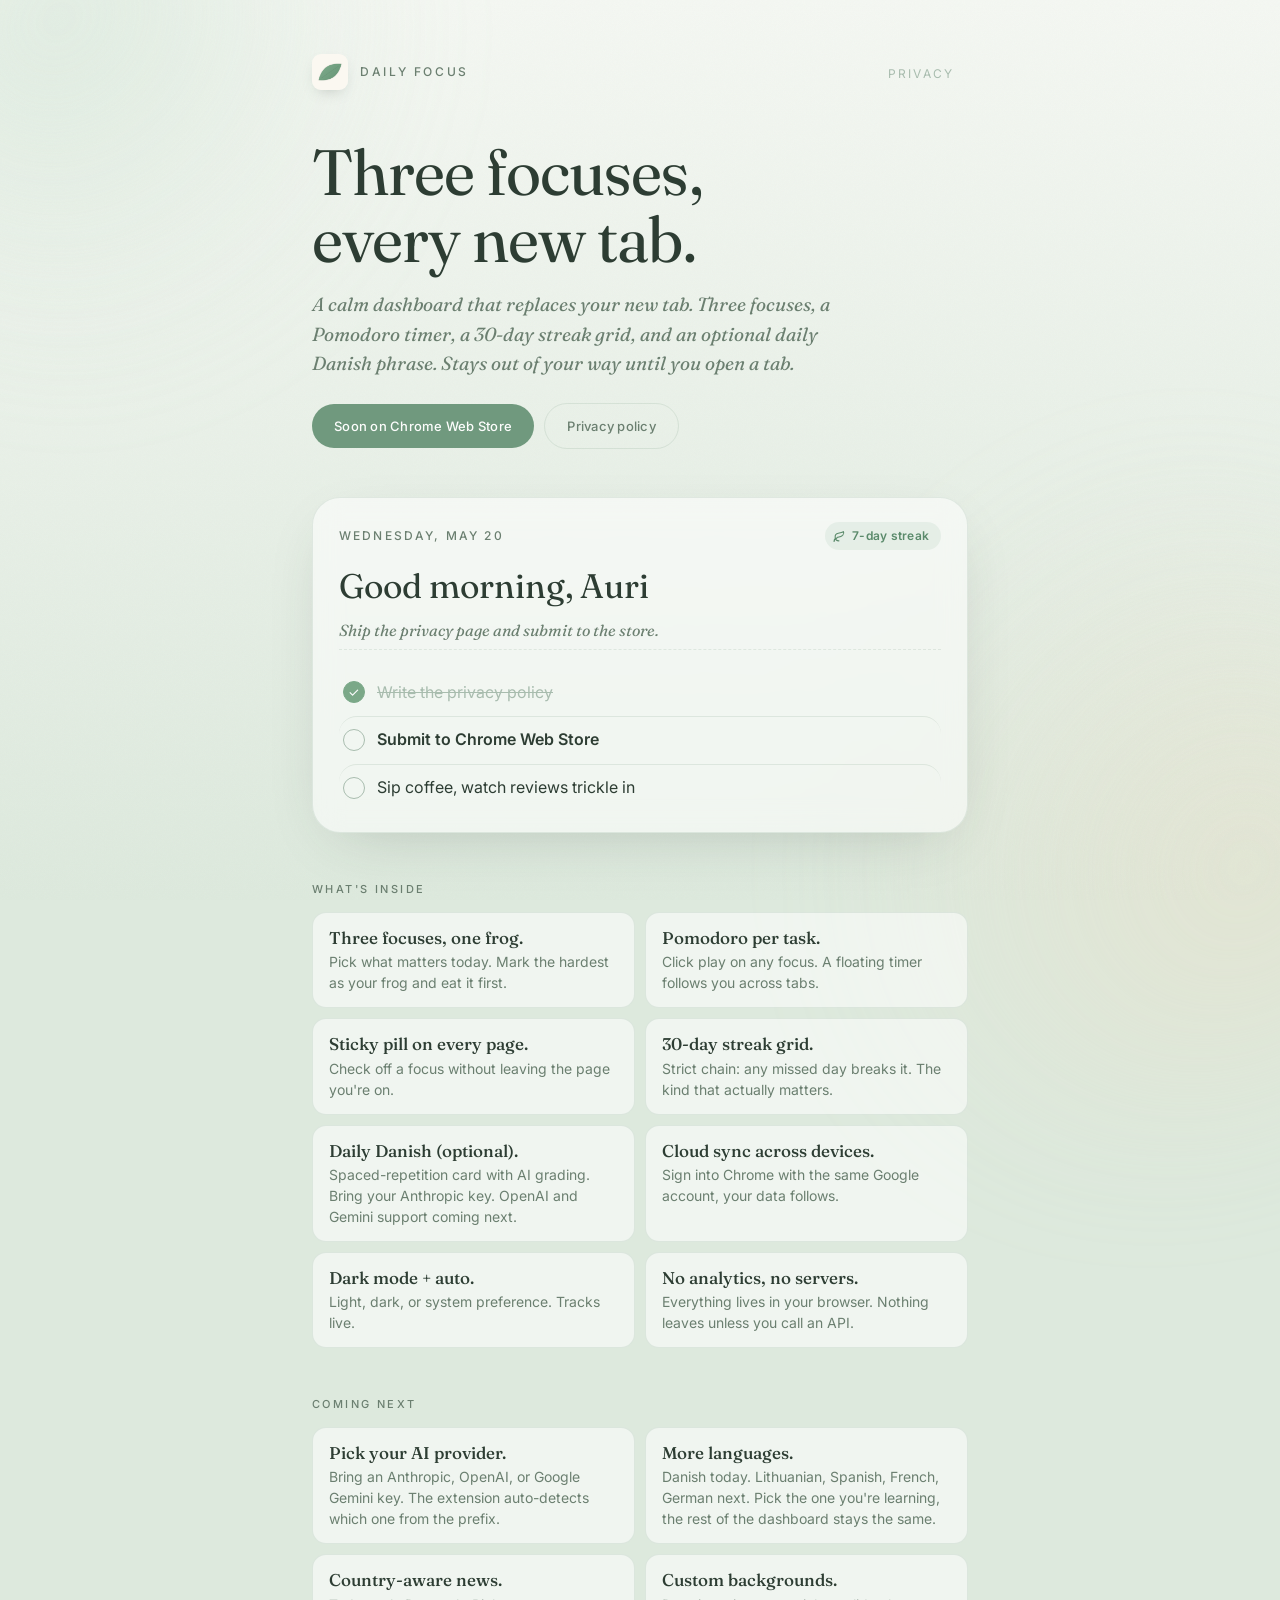
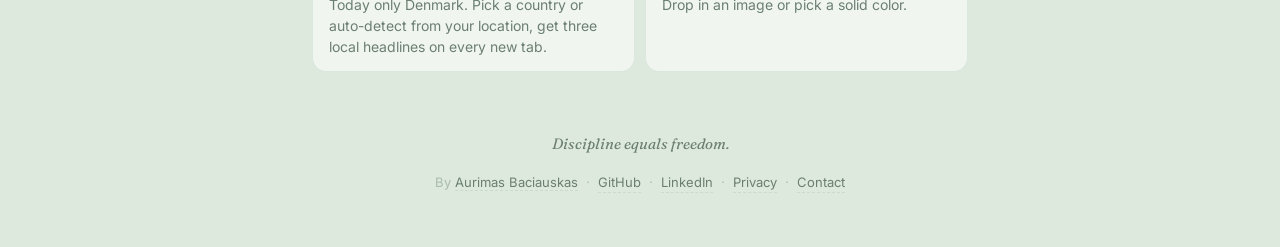
<file: index.html>
<!doctype html>
<html lang="en">
  <head>
    <meta charset="utf-8" />
    <meta name="viewport" content="width=device-width, initial-scale=1" />
    <title>Daily Focus · Three focuses, every new tab</title>
    <link rel="preconnect" href="https://fonts.googleapis.com" />
    <link rel="preconnect" href="https://fonts.gstatic.com" crossorigin />
    <link
      href="https://fonts.googleapis.com/css2?family=Fraunces:ital,opsz,wght@0,9..144,400;0,9..144,500;1,9..144,400&family=Inter:wght@400;500;600&display=swap"
      rel="stylesheet"
    />
    <meta name="description" content="A calm new-tab dashboard for your three daily focuses, Pomodoro timer, and a daily Danish phrase. Chrome extension." />
    <link rel="icon" type="image/png" href="icon-128.png" />
    <link rel="stylesheet" href="styles.css" />
  </head>
  <body>
    <div class="blob blob-a" aria-hidden="true"></div>
    <div class="blob blob-b" aria-hidden="true"></div>
    <div class="grain" aria-hidden="true"></div>

    <main class="stage">
      <header class="meta">
        <div class="brand">
          <img src="icon-128.png" alt="" />
          <span>daily focus</span>
        </div>
        <nav class="nav">
          <a href="/privacy">privacy</a>
        </nav>
      </header>

      <section class="hero">
        <h1>Three focuses, <br/>every new tab.</h1>
        <p class="lede">A calm dashboard that replaces your new tab. Three focuses, a Pomodoro timer, a 30-day streak grid, and an optional daily Danish phrase. Stays out of your way until you open a tab.</p>

        <div class="actions">
          <a class="btn btn-primary" href="#" aria-disabled="true">Soon on Chrome Web&nbsp;Store</a>
          <a class="btn btn-ghost" href="/privacy">Privacy policy</a>
        </div>
      </section>

      <section class="preview-card" aria-label="Dashboard preview">
        <div class="pv-meta">
          <span class="pv-date">wednesday, may 20</span>
          <span class="pv-streak">
            <svg viewBox="0 0 24 24" fill="none" stroke="currentColor" stroke-width="2" stroke-linecap="round" stroke-linejoin="round">
              <path d="M11 20A7 7 0 0 1 9.8 6.1C15.5 5 17 4.48 19.2 2.96c1 1.51.71 4.79-1.36 7-2.7 2.66-6.18 3-9.85 3.65"/>
              <path d="M2 21c0-3 1.85-5.36 5.08-6"/>
            </svg>
            7-day streak
          </span>
        </div>
        <h2 class="pv-greeting">Good morning, Auri</h2>
        <p class="pv-intention">Ship the privacy page and submit to the store.</p>
        <ul class="pv-tasks">
          <li class="pv-task pv-task--done">
            <span class="pv-check pv-check--on">✓</span>
            <span class="pv-text">Write the privacy policy</span>
          </li>
          <li class="pv-task">
            <span class="pv-check"></span>
            <span class="pv-text"><strong>Submit to Chrome Web Store</strong></span>
          </li>
          <li class="pv-task">
            <span class="pv-check"></span>
            <span class="pv-text">Sip coffee, watch reviews trickle in</span>
          </li>
        </ul>
      </section>

      <section class="features">
        <h3 class="features-heading">what's inside</h3>
        <ul class="feature-list">
          <li><strong>Three focuses, one frog.</strong> Pick what matters today. Mark the hardest as your frog and eat it first.</li>
          <li><strong>Pomodoro per task.</strong> Click play on any focus. A floating timer follows you across tabs.</li>
          <li><strong>Sticky pill on every page.</strong> Check off a focus without leaving the page you're on.</li>
          <li><strong>30-day streak grid.</strong> Strict chain: any missed day breaks it. The kind that actually matters.</li>
          <li><strong>Daily Danish (optional).</strong> Spaced-repetition card with AI grading. Bring your Anthropic key. OpenAI and Gemini support coming next.</li>
          <li><strong>Cloud sync across devices.</strong> Sign into Chrome with the same Google account, your data follows.</li>
          <li><strong>Dark mode + auto.</strong> Light, dark, or system preference. Tracks live.</li>
          <li><strong>No analytics, no servers.</strong> Everything lives in your browser. Nothing leaves unless you call an API.</li>
        </ul>
      </section>

      <section class="features">
        <h3 class="features-heading">coming next</h3>
        <ul class="feature-list">
          <li><strong>Pick your AI provider.</strong> Bring an Anthropic, OpenAI, or Google Gemini key. The extension auto-detects which one from the prefix.</li>
          <li><strong>More languages.</strong> Danish today. Lithuanian, Spanish, French, German next. Pick the one you're learning, the rest of the dashboard stays the same.</li>
          <li><strong>Country-aware news.</strong> Today only Denmark. Pick a country or auto-detect from your location, get three local headlines on every new tab.</li>
          <li><strong>Custom backgrounds.</strong> Drop in an image or pick a solid color.</li>
        </ul>
      </section>

      <footer class="footer">
        <p class="quote">Discipline equals freedom.</p>
        <div class="footer-links">
          <span>By <a href="https://www.linkedin.com/in/auribaci/" target="_blank" rel="noopener">Aurimas Baciauskas</a></span>
          <span>·</span>
          <a href="https://github.com/AuriDevcourse" target="_blank" rel="noopener">GitHub</a>
          <span>·</span>
          <a href="https://www.linkedin.com/in/auribaci/" target="_blank" rel="noopener">LinkedIn</a>
          <span>·</span>
          <a href="/privacy">Privacy</a>
          <span>·</span>
          <a href="mailto:baciauskas.aurimas@gmail.com">Contact</a>
        </div>
      </footer>
    </main>
  </body>
</html>
</file>
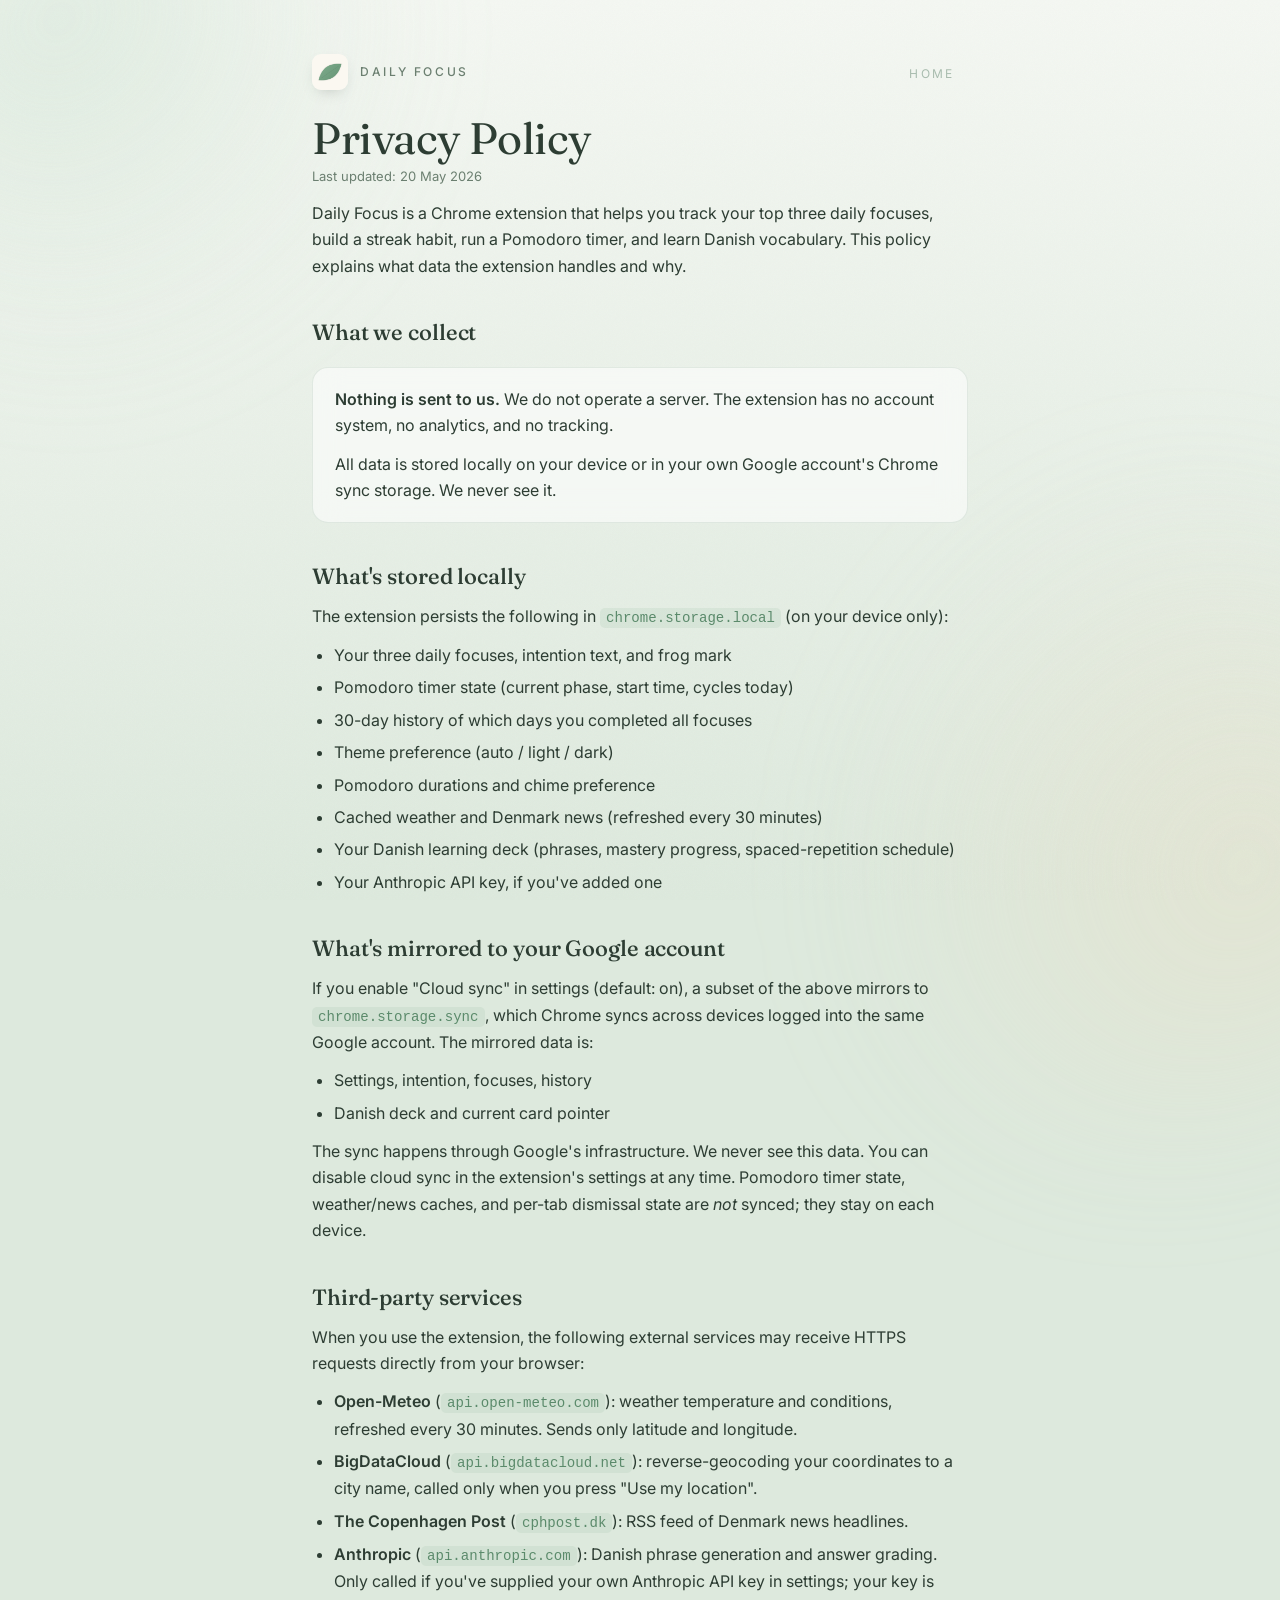
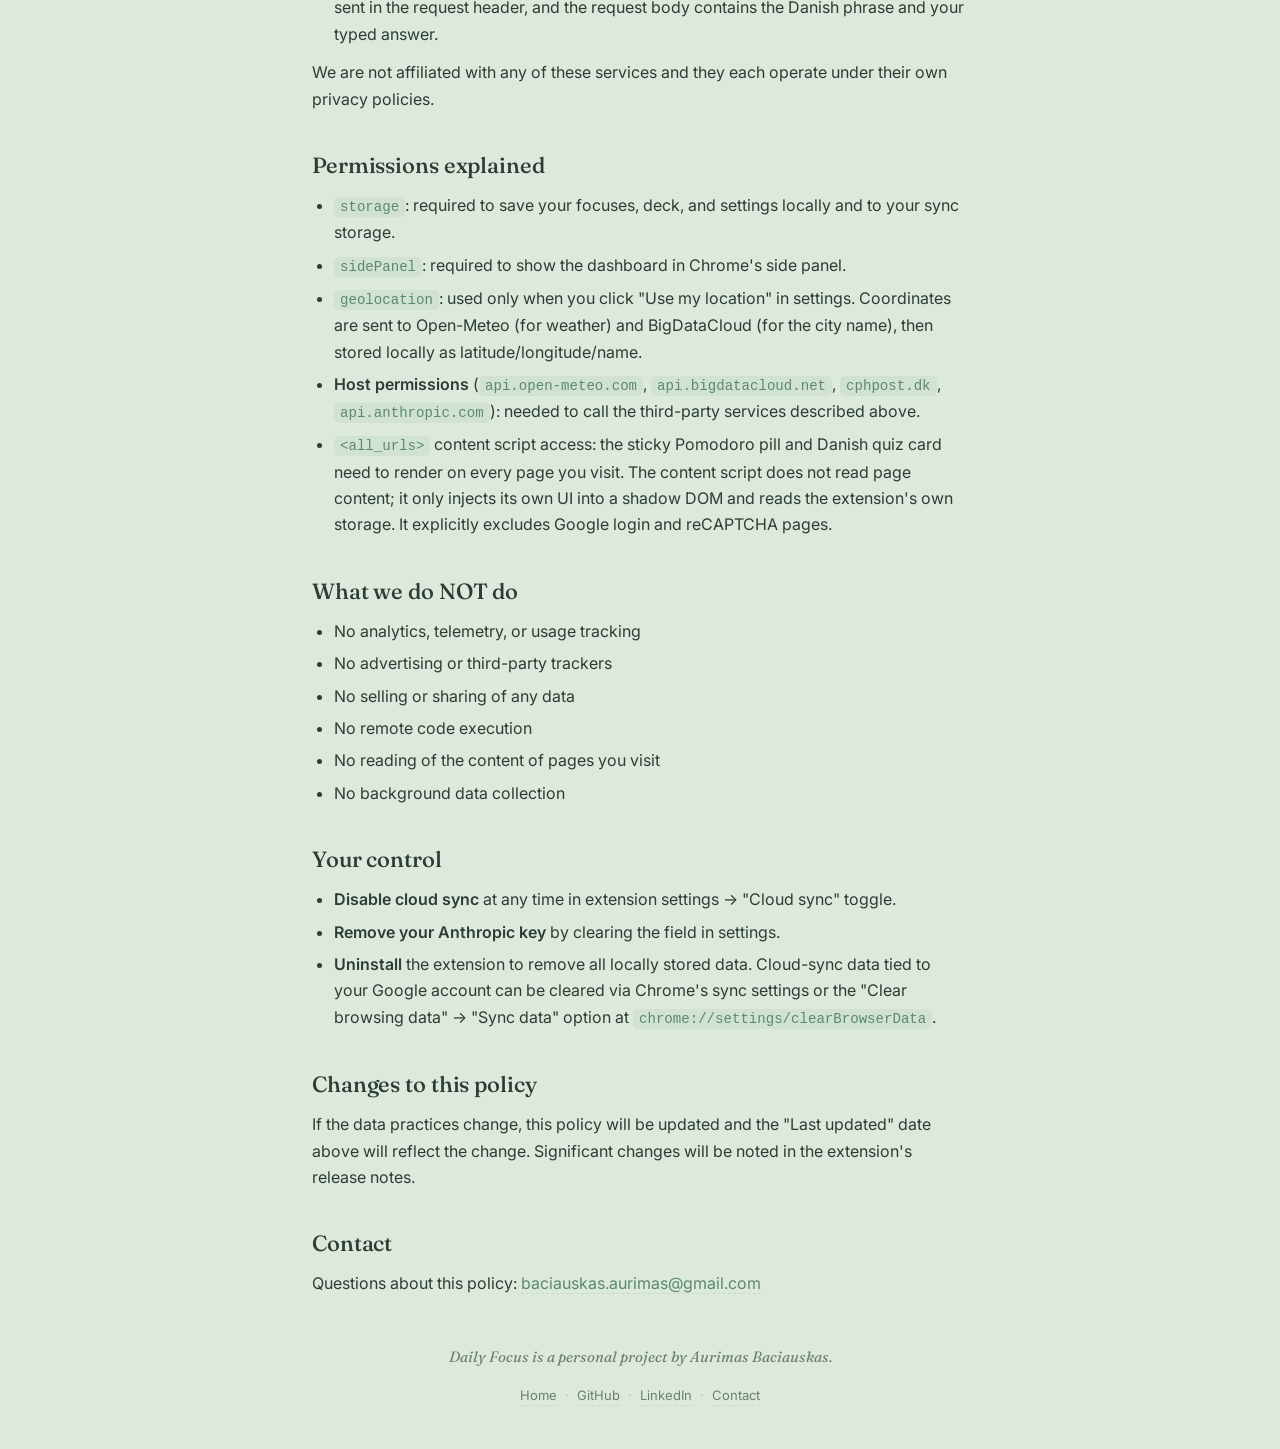
<file: privacy.html>
<!doctype html>
<html lang="en">
  <head>
    <meta charset="utf-8" />
    <meta name="viewport" content="width=device-width, initial-scale=1" />
    <title>Daily Focus · Privacy Policy</title>
    <link rel="preconnect" href="https://fonts.googleapis.com" />
    <link rel="preconnect" href="https://fonts.gstatic.com" crossorigin />
    <link
      href="https://fonts.googleapis.com/css2?family=Fraunces:ital,opsz,wght@0,9..144,400;0,9..144,500;1,9..144,400&family=Inter:wght@400;500;600&display=swap"
      rel="stylesheet"
    />
    <link rel="stylesheet" href="styles.css" />
    <link rel="icon" type="image/png" href="icon-128.png" />
    <meta name="description" content="Privacy policy for the Daily Focus Chrome extension." />
    <style>
      .stage.privacy-stage { gap: 24px; }
      .doc-heading {
        font-family: "Fraunces", Georgia, serif;
        font-weight: 400;
        font-size: clamp(32px, 4.5vw, 44px);
        line-height: 1.1;
        margin: 0 0 4px;
        letter-spacing: -0.01em;
      }
      .doc-meta {
        font-size: 13px;
        color: var(--ink-soft);
        margin: 0 0 8px;
      }
      .doc h2 {
        font-family: "Fraunces", Georgia, serif;
        font-weight: 500;
        font-size: 22px;
        margin: 36px 0 10px;
        color: var(--ink);
        letter-spacing: -0.005em;
      }
      .doc p { margin: 0 0 12px; line-height: 1.65; }
      .doc ul { margin: 0 0 12px; padding-left: 22px; line-height: 1.65; }
      .doc li { margin: 0 0 6px; }
      .doc strong { color: var(--ink); font-weight: 600; }
      .doc code {
        font-family: ui-monospace, "SF Mono", Menlo, monospace;
        font-size: 0.88em;
        background: var(--sage-tint);
        color: var(--sage-deep);
        padding: 2px 6px;
        border-radius: 5px;
      }
      .doc a {
        color: var(--sage-deep);
        text-decoration: none;
        border-bottom: 1px dashed var(--line);
        transition: color 180ms ease, border-color 180ms ease;
      }
      .doc a:hover { color: var(--sage); border-bottom-color: var(--sage); }
      .callout {
        background: var(--card);
        border: 1px solid var(--line);
        border-radius: 16px;
        padding: 18px 22px;
        margin: 18px 0 22px;
        backdrop-filter: blur(14px);
        -webkit-backdrop-filter: blur(14px);
      }
      .callout p:last-child { margin-bottom: 0; }
    </style>
  </head>
  <body>
    <div class="blob blob-a" aria-hidden="true"></div>
    <div class="blob blob-b" aria-hidden="true"></div>
    <div class="grain" aria-hidden="true"></div>

    <main class="stage privacy-stage">
      <header class="meta">
        <a class="brand" href="/">
          <img src="icon-128.png" alt="" />
          <span>daily focus</span>
        </a>
        <nav class="nav">
          <a href="/">home</a>
        </nav>
      </header>

      <article class="doc">
        <h1 class="doc-heading">Privacy Policy</h1>
        <p class="doc-meta">Last updated: 20 May 2026</p>

        <p>Daily Focus is a Chrome extension that helps you track your top three daily focuses, build a streak habit, run a Pomodoro timer, and learn Danish vocabulary. This policy explains what data the extension handles and why.</p>

        <h2>What we collect</h2>
        <div class="callout">
          <p><strong>Nothing is sent to us.</strong> We do not operate a server. The extension has no account system, no analytics, and no tracking.</p>
          <p>All data is stored locally on your device or in your own Google account's Chrome sync storage. We never see it.</p>
        </div>

        <h2>What's stored locally</h2>
        <p>The extension persists the following in <code>chrome.storage.local</code> (on your device only):</p>
        <ul>
          <li>Your three daily focuses, intention text, and frog mark</li>
          <li>Pomodoro timer state (current phase, start time, cycles today)</li>
          <li>30-day history of which days you completed all focuses</li>
          <li>Theme preference (auto / light / dark)</li>
          <li>Pomodoro durations and chime preference</li>
          <li>Cached weather and Denmark news (refreshed every 30 minutes)</li>
          <li>Your Danish learning deck (phrases, mastery progress, spaced-repetition schedule)</li>
          <li>Your Anthropic API key, if you've added one</li>
        </ul>

        <h2>What's mirrored to your Google account</h2>
        <p>If you enable "Cloud sync" in settings (default: on), a subset of the above mirrors to <code>chrome.storage.sync</code>, which Chrome syncs across devices logged into the same Google account. The mirrored data is:</p>
        <ul>
          <li>Settings, intention, focuses, history</li>
          <li>Danish deck and current card pointer</li>
        </ul>
        <p>The sync happens through Google's infrastructure. We never see this data. You can disable cloud sync in the extension's settings at any time. Pomodoro timer state, weather/news caches, and per-tab dismissal state are <em>not</em> synced; they stay on each device.</p>

        <h2>Third-party services</h2>
        <p>When you use the extension, the following external services may receive HTTPS requests directly from your browser:</p>
        <ul>
          <li><strong>Open-Meteo</strong> (<code>api.open-meteo.com</code>): weather temperature and conditions, refreshed every 30 minutes. Sends only latitude and longitude.</li>
          <li><strong>BigDataCloud</strong> (<code>api.bigdatacloud.net</code>): reverse-geocoding your coordinates to a city name, called only when you press "Use my location".</li>
          <li><strong>The Copenhagen Post</strong> (<code>cphpost.dk</code>): RSS feed of Denmark news headlines.</li>
          <li><strong>Anthropic</strong> (<code>api.anthropic.com</code>): Danish phrase generation and answer grading. Only called if you've supplied your own Anthropic API key in settings; your key is sent in the request header, and the request body contains the Danish phrase and your typed answer.</li>
        </ul>
        <p>We are not affiliated with any of these services and they each operate under their own privacy policies.</p>

        <h2>Permissions explained</h2>
        <ul>
          <li><code>storage</code>: required to save your focuses, deck, and settings locally and to your sync storage.</li>
          <li><code>sidePanel</code>: required to show the dashboard in Chrome's side panel.</li>
          <li><code>geolocation</code>: used only when you click "Use my location" in settings. Coordinates are sent to Open-Meteo (for weather) and BigDataCloud (for the city name), then stored locally as latitude/longitude/name.</li>
          <li><strong>Host permissions</strong> (<code>api.open-meteo.com</code>, <code>api.bigdatacloud.net</code>, <code>cphpost.dk</code>, <code>api.anthropic.com</code>): needed to call the third-party services described above.</li>
          <li><code>&lt;all_urls&gt;</code> content script access: the sticky Pomodoro pill and Danish quiz card need to render on every page you visit. The content script does not read page content; it only injects its own UI into a shadow DOM and reads the extension's own storage. It explicitly excludes Google login and reCAPTCHA pages.</li>
        </ul>

        <h2>What we do NOT do</h2>
        <ul>
          <li>No analytics, telemetry, or usage tracking</li>
          <li>No advertising or third-party trackers</li>
          <li>No selling or sharing of any data</li>
          <li>No remote code execution</li>
          <li>No reading of the content of pages you visit</li>
          <li>No background data collection</li>
        </ul>

        <h2>Your control</h2>
        <ul>
          <li><strong>Disable cloud sync</strong> at any time in extension settings → "Cloud sync" toggle.</li>
          <li><strong>Remove your Anthropic key</strong> by clearing the field in settings.</li>
          <li><strong>Uninstall</strong> the extension to remove all locally stored data. Cloud-sync data tied to your Google account can be cleared via Chrome's sync settings or the "Clear browsing data" → "Sync data" option at <code>chrome://settings/clearBrowserData</code>.</li>
        </ul>

        <h2>Changes to this policy</h2>
        <p>If the data practices change, this policy will be updated and the "Last updated" date above will reflect the change. Significant changes will be noted in the extension's release notes.</p>

        <h2>Contact</h2>
        <p>Questions about this policy: <a href="mailto:baciauskas.aurimas@gmail.com">baciauskas.aurimas@gmail.com</a></p>
      </article>

      <footer class="footer">
        <p class="quote">Daily Focus is a personal project by Aurimas Baciauskas.</p>
        <div class="footer-links">
          <a href="/">Home</a>
          <span>·</span>
          <a href="https://github.com/AuriDevcourse" target="_blank" rel="noopener">GitHub</a>
          <span>·</span>
          <a href="https://www.linkedin.com/in/auribaci/" target="_blank" rel="noopener">LinkedIn</a>
          <span>·</span>
          <a href="mailto:baciauskas.aurimas@gmail.com">Contact</a>
        </div>
      </footer>
    </main>
  </body>
</html>
</file>
<file: styles.css>
:root,
:root[data-theme="light"] {
  --bg-top: #f4f7f2;
  --bg-bottom: #dde9dd;
  --ink: #2d3d33;
  --ink-soft: #6b7f70;
  --ink-faint: #a8bcae;
  --sage: #7ba888;
  --sage-deep: #5b8a6b;
  --sage-tint: rgba(123, 168, 136, 0.12);
  --amber: #c89b6c;
  --amber-tint: rgba(200, 155, 108, 0.14);
  --line: rgba(91, 138, 107, 0.14);
  --card: rgba(255, 255, 255, 0.55);
  --card-strong: rgba(255, 255, 255, 0.78);
  --shadow-soft: 0 18px 60px -28px rgba(45, 61, 51, 0.28);
  --blob-a: radial-gradient(circle at 30% 30%, #c9e0ce, transparent 70%);
  --blob-b: radial-gradient(circle at 70% 60%, #e8e0c9, transparent 70%);
  --blob-opacity: 0.55;
  --grain-opacity: 0.04;
  --grain-blend: multiply;
  --radius-lg: 28px;
  --radius-md: 18px;
}

@media (prefers-color-scheme: dark) {
  :root {
    --bg-top: #1a2420;
    --bg-bottom: #0f1614;
    --ink: #dde7e0;
    --ink-soft: #94a89c;
    --ink-faint: #62756a;
    --sage: #7ba888;
    --sage-deep: #a8d4b6;
    --sage-tint: rgba(123, 168, 136, 0.18);
    --amber: #d4a978;
    --amber-tint: rgba(200, 155, 108, 0.16);
    --line: rgba(168, 212, 182, 0.12);
    --card: rgba(255, 255, 255, 0.035);
    --card-strong: rgba(34, 46, 39, 0.78);
    --shadow-soft: 0 18px 60px -28px rgba(0, 0, 0, 0.6);
    --blob-a: radial-gradient(circle at 30% 30%, #2d4a3a, transparent 70%);
    --blob-b: radial-gradient(circle at 70% 60%, #3a3324, transparent 70%);
    --blob-opacity: 0.45;
    --grain-opacity: 0.06;
    --grain-blend: screen;
    color-scheme: dark;
  }
}

* { box-sizing: border-box; }
html, body { margin: 0; }
button, input { font: inherit; color: inherit; background: none; border: none; outline: none; }

/* Background lives on <html> so it covers the entire scrollable area —
   not just the first 100vh. background-attachment: fixed keeps the
   gradient anchored to the viewport, so long pages stay visually uniform. */
html {
  min-height: 100%;
  background: linear-gradient(180deg, var(--bg-top) 0%, var(--bg-bottom) 100%);
  background-attachment: fixed;
  background-color: var(--bg-bottom);
}

body {
  font-family: "Inter", -apple-system, BlinkMacSystemFont, "Segoe UI", sans-serif;
  color: var(--ink);
  background: transparent;
  min-height: 100vh;
  overflow-x: hidden;
  -webkit-font-smoothing: antialiased;
  position: relative;
  line-height: 1.55;
}

.blob { position: fixed; border-radius: 50%; filter: blur(80px); opacity: var(--blob-opacity); pointer-events: none; z-index: 0; }
.blob-a { width: 520px; height: 520px; background: var(--blob-a); top: -160px; left: -120px; }
.blob-b { width: 620px; height: 620px; background: var(--blob-b); bottom: -220px; right: -160px; }
.grain {
  position: fixed; inset: 0; pointer-events: none; z-index: 0;
  opacity: var(--grain-opacity); mix-blend-mode: var(--grain-blend);
  background-image: url("data:image/svg+xml;utf8,<svg xmlns='http://www.w3.org/2000/svg' width='160' height='160'><filter id='n'><feTurbulence type='fractalNoise' baseFrequency='0.9' numOctaves='2'/></filter><rect width='100%' height='100%' filter='url(%23n)' opacity='0.6'/></svg>");
}

.stage {
  position: relative;
  z-index: 1;
  min-height: 100vh;
  max-width: 720px;
  margin: 0 auto;
  padding: 6vh 32px 6vh;
  display: flex;
  flex-direction: column;
  gap: 48px;
}
@media (max-width: 560px) {
  .stage { padding: 4vh 20px 5vh; gap: 36px; }
}

/* --- meta header --- */
.meta {
  display: flex;
  align-items: center;
  justify-content: space-between;
  gap: 12px;
  flex-wrap: wrap;
}
.brand {
  display: inline-flex;
  align-items: center;
  gap: 12px;
  text-decoration: none;
  color: inherit;
}
.brand img {
  width: 36px; height: 36px;
  border-radius: 9px;
  box-shadow: 0 6px 16px -8px rgba(45, 61, 51, 0.35);
}
.brand span {
  font-size: 12px;
  letter-spacing: 0.22em;
  text-transform: uppercase;
  color: var(--ink-soft);
  font-weight: 500;
}
.nav a {
  font-size: 12px;
  letter-spacing: 0.18em;
  text-transform: uppercase;
  color: var(--ink-faint);
  text-decoration: none;
  padding: 8px 14px;
  border-radius: 999px;
  transition: color 160ms ease, background-color 160ms ease;
}
.nav a:hover { color: var(--sage-deep); background: var(--sage-tint); }

/* --- hero --- */
.hero { display: flex; flex-direction: column; gap: 18px; }
h1 {
  font-family: "Fraunces", Georgia, serif;
  font-weight: 400;
  font-size: clamp(36px, 6.5vw, 64px);
  line-height: 1.05;
  margin: 0;
  letter-spacing: -0.015em;
}
.lede {
  font-family: "Fraunces", Georgia, serif;
  font-style: italic;
  font-size: 19px;
  color: var(--ink-soft);
  margin: 0;
  max-width: 540px;
  line-height: 1.55;
}
.actions {
  display: flex;
  flex-wrap: wrap;
  gap: 10px;
  align-items: center;
  margin-top: 6px;
}
.btn {
  display: inline-flex;
  align-items: center;
  gap: 8px;
  padding: 12px 22px;
  border-radius: 999px;
  font-size: 13px;
  font-weight: 500;
  letter-spacing: 0.02em;
  text-decoration: none;
  transition: background-color 180ms ease, color 180ms ease, transform 120ms ease, border-color 180ms ease;
}
.btn-primary { background: var(--sage-deep); color: #fff; }
.btn-primary:hover { background: var(--ink); transform: translateY(-1px); }
.btn-ghost {
  background: transparent;
  color: var(--ink-soft);
  border: 1px solid var(--line);
}
.btn-ghost:hover { color: var(--ink); border-color: var(--sage); background: var(--sage-tint); }
.btn[aria-disabled="true"] { opacity: 0.85; cursor: default; }
.btn[aria-disabled="true"]:hover { transform: none; }

/* --- preview card (mirrors the new-tab dashboard look) --- */
.preview-card {
  background: var(--card);
  border: 1px solid var(--line);
  border-radius: var(--radius-lg);
  box-shadow: var(--shadow-soft);
  backdrop-filter: blur(14px);
  -webkit-backdrop-filter: blur(14px);
  padding: 24px 26px 22px;
  display: flex;
  flex-direction: column;
  gap: 12px;
}
.pv-meta {
  display: flex;
  align-items: center;
  justify-content: space-between;
  gap: 12px;
  flex-wrap: wrap;
}
.pv-date {
  font-size: 12px;
  letter-spacing: 0.18em;
  text-transform: uppercase;
  color: var(--ink-soft);
  font-weight: 500;
}
.pv-streak {
  display: inline-flex;
  align-items: center;
  gap: 6px;
  padding: 5px 12px 5px 8px;
  background: var(--sage-tint);
  border-radius: 999px;
  font-size: 12px;
  font-weight: 600;
  color: var(--sage-deep);
  letter-spacing: 0.02em;
}
.pv-streak svg { width: 13px; height: 13px; stroke: var(--sage-deep); fill: none; }
.pv-greeting {
  font-family: "Fraunces", Georgia, serif;
  font-weight: 400;
  font-size: clamp(26px, 3.6vw, 34px);
  line-height: 1.1;
  margin: 6px 0 0;
}
.pv-intention {
  font-family: "Fraunces", Georgia, serif;
  font-style: italic;
  font-size: 16px;
  color: var(--ink-soft);
  margin: 0;
  border-bottom: 1px dashed var(--line);
  padding-bottom: 6px;
}
.pv-tasks {
  list-style: none;
  margin: 8px 0 0;
  padding: 0;
  display: flex;
  flex-direction: column;
  gap: 2px;
}
.pv-task {
  display: flex;
  align-items: center;
  gap: 12px;
  padding: 10px 4px;
  border-radius: var(--radius-md);
}
.pv-task + .pv-task { border-top: 1px solid var(--line); }
.pv-check {
  flex: 0 0 auto;
  width: 22px; height: 22px;
  border-radius: 50%;
  border: 1.5px solid var(--ink-faint);
  display: inline-flex;
  align-items: center;
  justify-content: center;
  font-size: 13px;
  color: #fff;
  background: transparent;
  line-height: 1;
}
.pv-check--on {
  background: var(--sage);
  border-color: var(--sage);
}
.pv-text {
  font-size: 16px;
  color: var(--ink);
}
.pv-task--done .pv-text {
  color: var(--ink-faint);
  text-decoration: line-through;
  text-decoration-thickness: 1px;
  text-decoration-color: var(--ink-faint);
}
.pv-text strong { font-weight: 600; }

/* --- features --- */
.features { display: flex; flex-direction: column; gap: 14px; }
.features-heading {
  margin: 0;
  font-size: 11px;
  letter-spacing: 0.22em;
  text-transform: uppercase;
  color: var(--ink-soft);
  font-weight: 500;
}
.feature-list {
  list-style: none;
  margin: 0;
  padding: 0;
  display: grid;
  grid-template-columns: 1fr 1fr;
  gap: 10px;
}
@media (max-width: 560px) {
  .feature-list { grid-template-columns: 1fr; }
}
.feature-list li {
  background: var(--card);
  border: 1px solid var(--line);
  border-radius: 14px;
  padding: 14px 16px;
  font-size: 14px;
  line-height: 1.5;
  color: var(--ink-soft);
  transition: transform 180ms ease, background-color 180ms ease;
}
.feature-list li:hover {
  transform: translateY(-1px);
  background: var(--card-strong);
}
.feature-list li strong {
  display: block;
  font-family: "Fraunces", Georgia, serif;
  font-weight: 500;
  font-size: 17px;
  color: var(--ink);
  margin-bottom: 3px;
  line-height: 1.25;
}

/* --- footer --- */
.footer {
  margin-top: 12px;
  text-align: center;
  display: flex;
  flex-direction: column;
  gap: 16px;
}
.quote {
  margin: 0;
  font-family: "Fraunces", Georgia, serif;
  font-style: italic;
  font-size: 15px;
  color: var(--ink-soft);
  line-height: 1.6;
  text-wrap: balance;
}
.footer-links {
  display: inline-flex;
  flex-wrap: wrap;
  justify-content: center;
  gap: 8px;
  font-size: 13px;
  color: var(--ink-faint);
}
.footer-links a {
  color: var(--ink-soft);
  text-decoration: none;
  border-bottom: 1px dashed var(--line);
  transition: color 180ms ease, border-color 180ms ease;
}
.footer-links a:hover { color: var(--sage-deep); border-bottom-color: var(--sage); }
</file>
